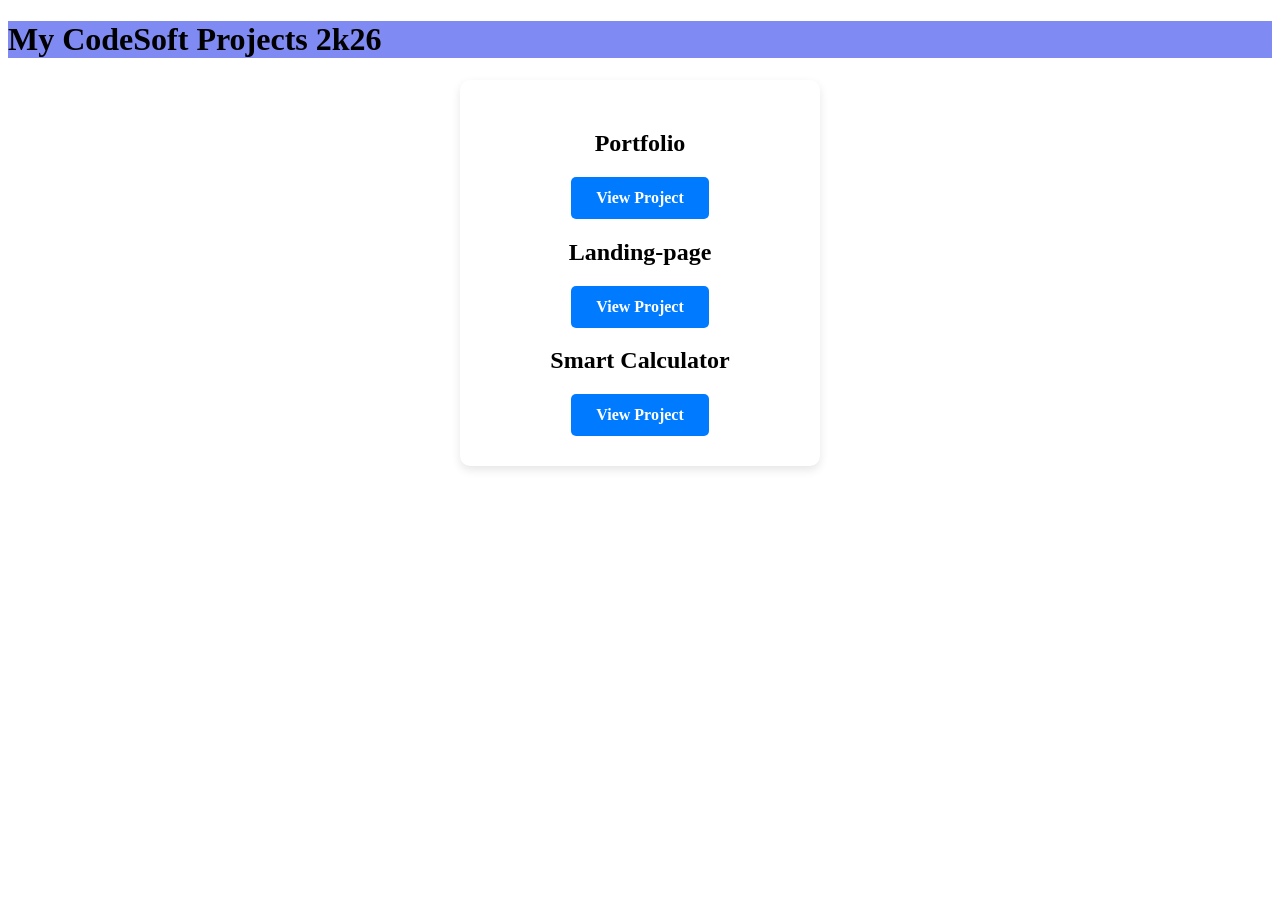
<file: index.html>
<!DOCTYPE html>
<html>
<head>
  <title>CodeSoft Projects</title>
  <meta name="viewport" content="width=device-width,initial-scale=1.0"> 
  <link rel="stylesheet" href="style.css">
</head>
<body>
  <h1>My CodeSoft Projects 2k26</h1>
<div class="link">
  <h2>Portfolio</h2>
  <a href="https://neerajgeek510.github.io/portfolio/" target="_blank" class="btn">
    View Project
  </a>
   <h2>Landing-page</h2>
  <a href="https://neerajgeek510.github.io/Landing-page/" target="_blank" class="btn">
    View Project
  </a>
  <h2> Smart Calculator</h2>
  <a href="https://neerajgeek510.github.io/Calculator/"target="_blank" class="btn">
    View Project
  </a>

</div>
</body>
</html>
</file>
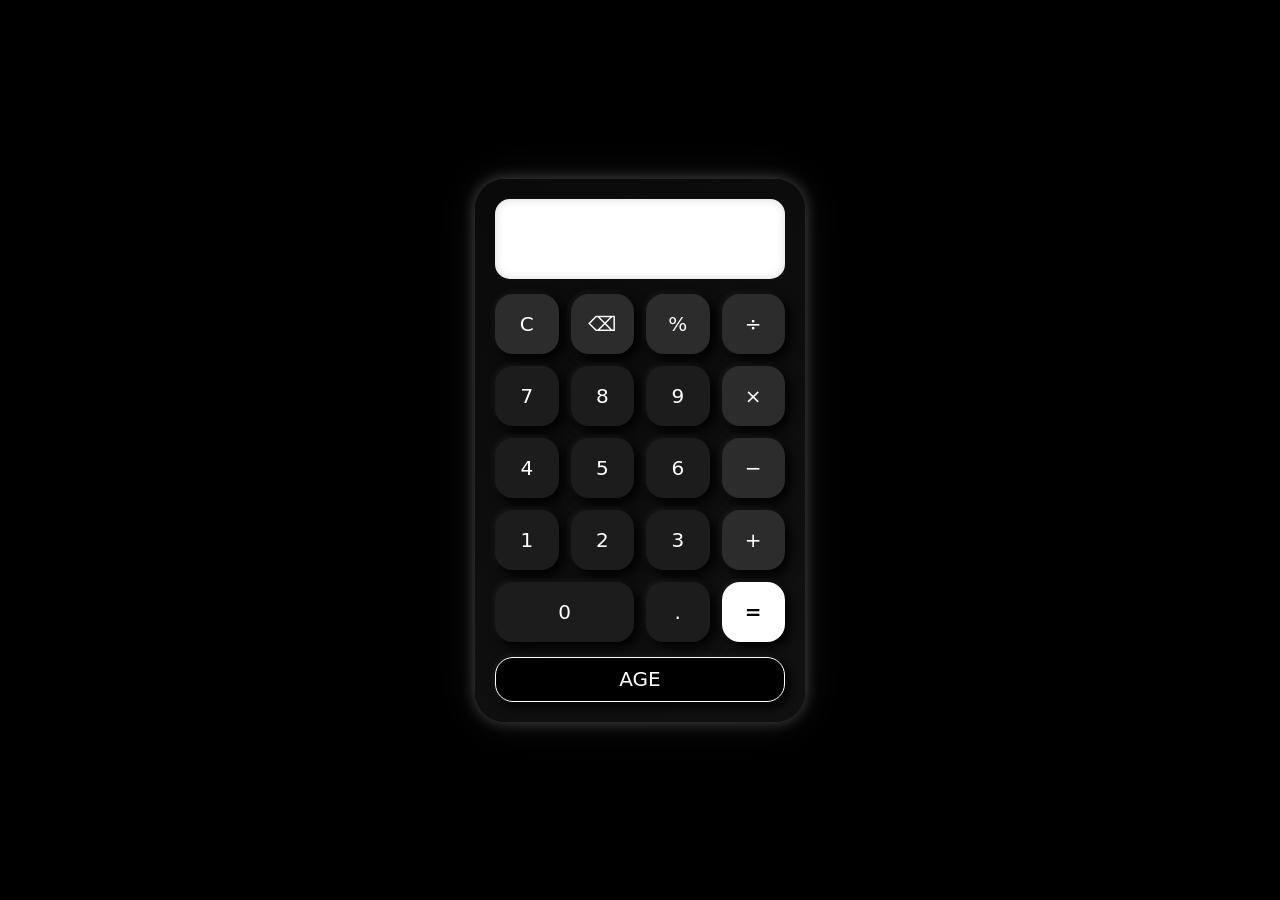
<file: Calulater/index.html>
<!DOCTYPE html>
<html lang="en">
<head>
<meta charset="UTF-8">
<meta name="viewport" content="width=device-width, initial-scale=1.0">
<title>Smart Calculator</title>
<link rel="stylesheet" href="style.css">
</head>
<body>

<div class="app">

    <div class="calc">

        <input type="text" id="display" disabled>

        <div class="grid">
            <button onclick="clearDisplay()" class="op">C</button>
            <button onclick="deleteLast()" class="op">⌫</button>
            <button onclick="append('%')" class="op">%</button>
            <button onclick="append('/')" class="op">÷</button>

            <button onclick="append('7')">7</button>
            <button onclick="append('8')">8</button>
            <button onclick="append('9')">9</button>
            <button onclick="append('*')" class="op">×</button>

            <button onclick="append('4')">4</button>
            <button onclick="append('5')">5</button>
            <button onclick="append('6')">6</button>
            <button onclick="append('-')" class="op">−</button>

            <button onclick="append('1')">1</button>
            <button onclick="append('2')">2</button>
            <button onclick="append('3')">3</button>
            <button onclick="append('+')" class="op">+</button>

            <button onclick="append('0')" class="zero">0</button>
            <button onclick="append('.')">.</button>
            <button onclick="calculate()" class="equal">=</button>
        </div>

        <button class="ageToggle" onclick="toggleAge()">AGE</button>

        <div class="agePanel" id="agePanel">
            <input type="date" id="dob">
            <button onclick="findAge()">Find Age</button>
            <p id="ageResult"></p>
        </div>

    </div>

</div>

<script src="script.js"></script>
</body>
</html>
</file>
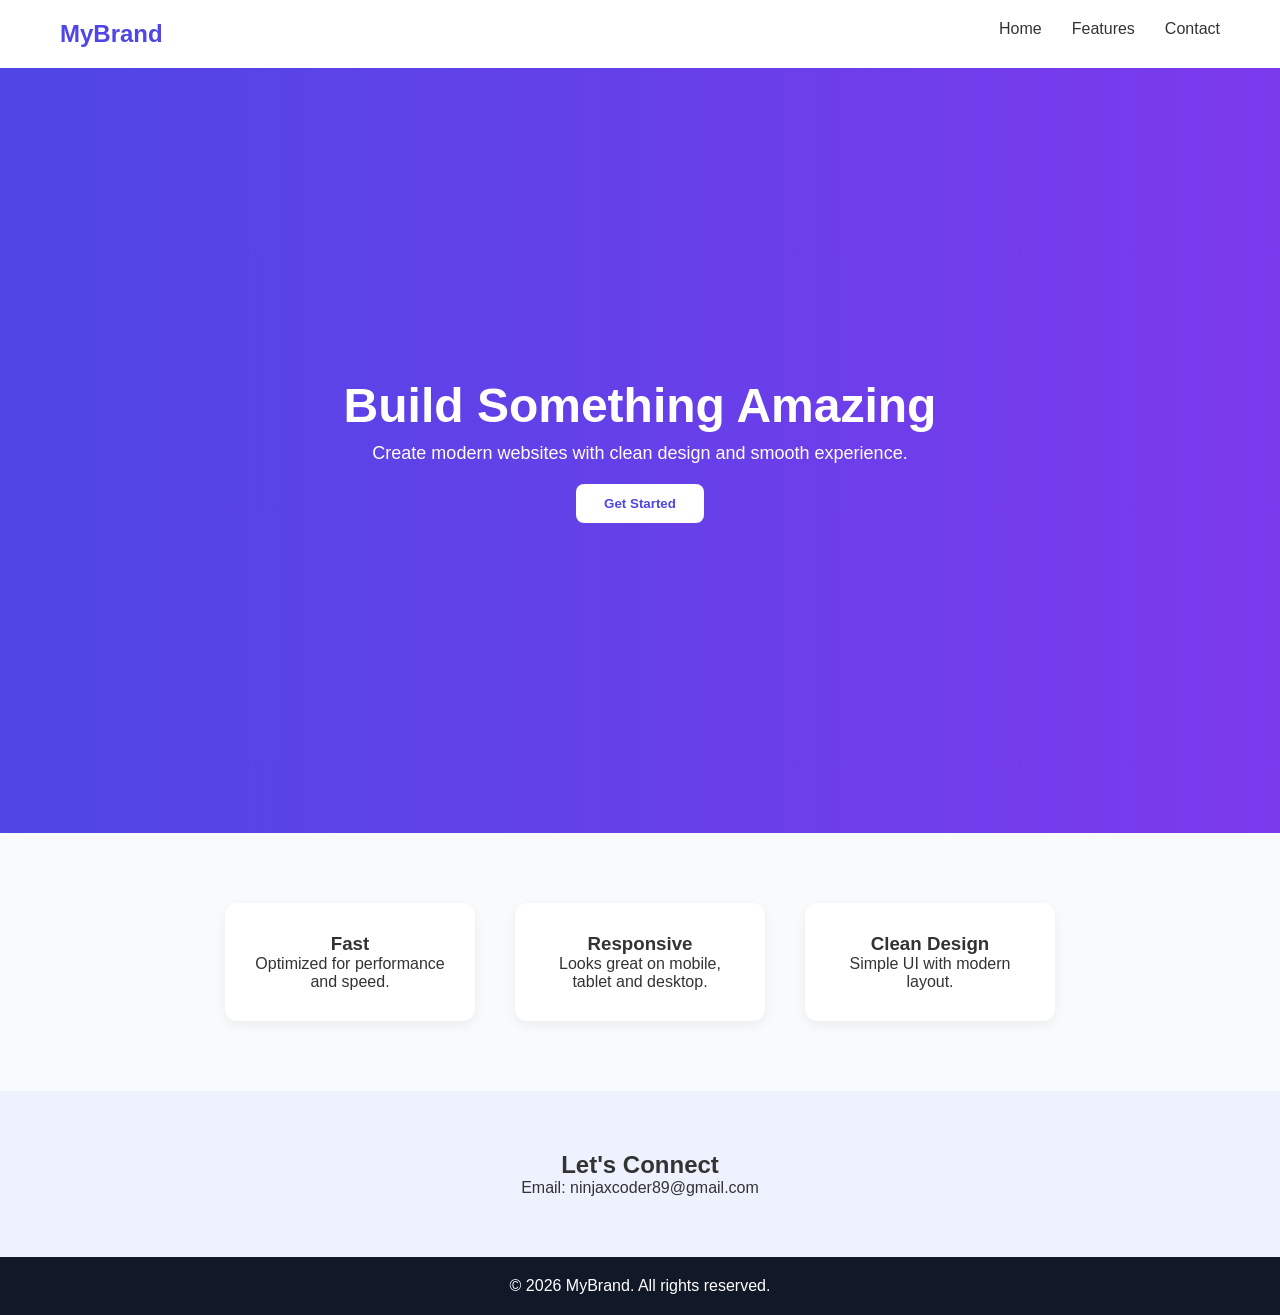
<file: Landing page/index.html>
<!DOCTYPE html>
<html lang="en">
<head>
    <meta charset="UTF-8">
    <meta name="viewport" content="width=device-width, initial-scale=1.0">
    <title>Landing Page</title>
    <link rel="stylesheet" href="style.css">
</head>
<body>

<header>
    <nav class="navbar">
        <h2 class="logo">MyBrand</h2>
        <ul class="nav-links">
            <li><a href="#">Home</a></li>
            <li><a href="#features">Features</a></li>
            <li><a href="#contact">Contact</a></li>
        </ul>
    </nav>
</header>

<section class="hero">
    <div class="hero-text">
        <h1>Build Something Amazing</h1>
        <p>Create modern websites with clean design and smooth experience.</p>
        <button onclick="showMessage()">Get Started</button>
    </div>
</section>

<section id="features" class="features">
    <div class="card">
        <h3>Fast</h3>
        <p>Optimized for performance and speed.</p>
    </div>
    <div class="card">
        <h3>Responsive</h3>
        <p>Looks great on mobile, tablet and desktop.</p>
    </div>
    <div class="card">
        <h3>Clean Design</h3>
        <p>Simple UI with modern layout.</p>
    </div>
</section>

<section id="contact" class="contact">
    <h2>Let's Connect</h2>
    <p>Email: ninjaxcoder89@gmail.com</p>
</section>

<footer>
    <p>© 2026 MyBrand. All rights reserved.</p>
</footer>

<script src="script.js"></script>
</body>
</html>
</file>
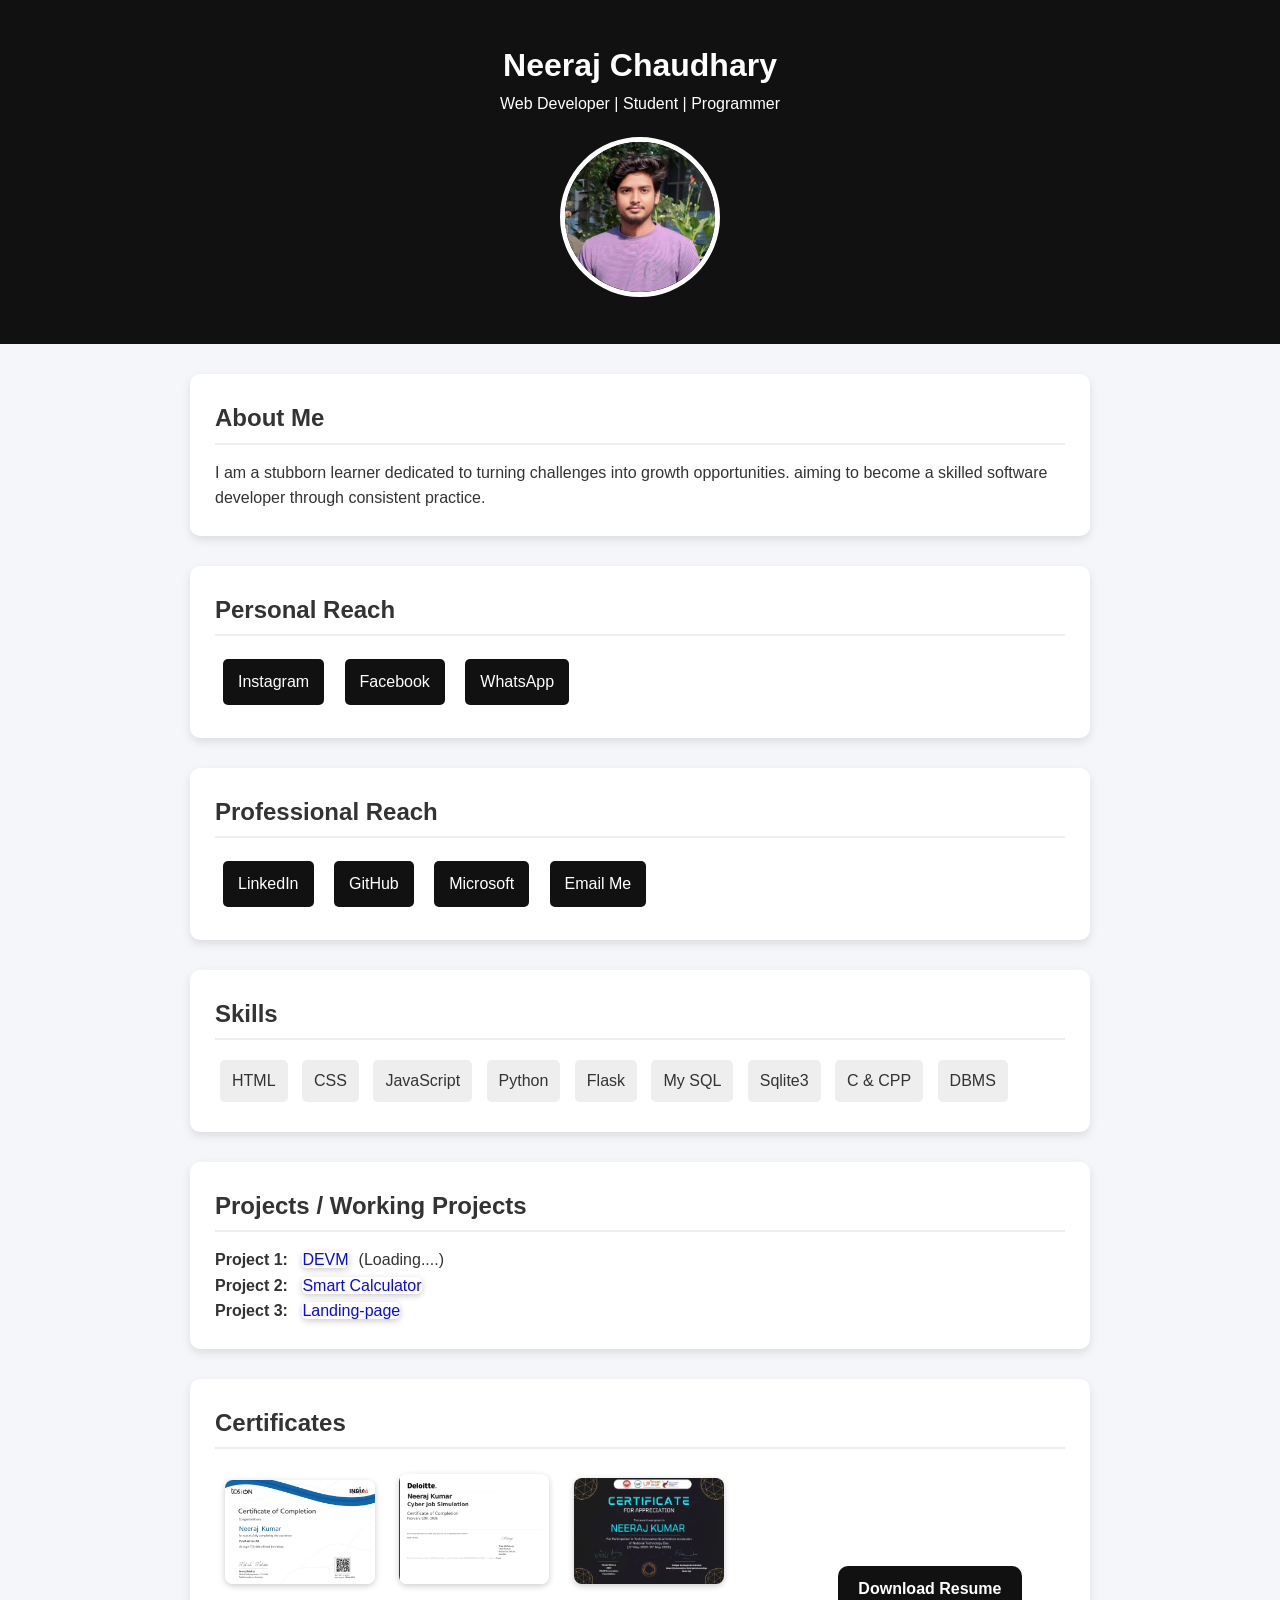
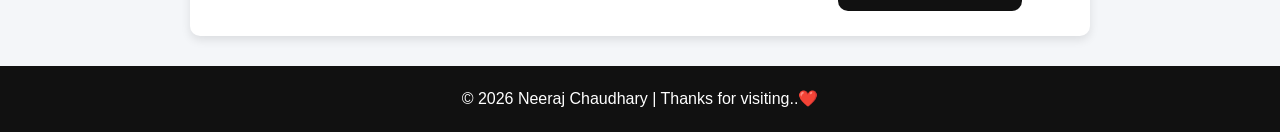
<file: myportfoilo2k26/index.html>
<!DOCTYPE html>
<html lang="en">
<head>
<meta charset="UTF-8">
<meta name="viewport" content="width=device-width, initial-scale=1.0">
<title>My Portfolio</title>

<link rel="stylesheet" href="style.css">
</head>

<body>

<header>
    <h1>Neeraj Chaudhary</h1>
    <p>Web Developer | Student | Programmer</p>
    <img src="image.png" class="profile-img">
</header>

<section>
    <h2>About Me</h2>
    <p>I am a stubborn learner dedicated to turning challenges into growth opportunities.
 aiming to become a skilled software developer through consistent practice.</p>
</section>

<section>
    <h2>Personal Reach</h2>
    <div class="links">
        <a href="https://www.instagram.com/royal_heartking_nk_?igsh=MXUwc2VydDU5aXk1cA==">Instagram</a>
        <a href="https://www.facebook.com/profile.php?id=100039578052077&mibextid=ZbWKwL">Facebook</a>
       <a href="https://wa.me/918957083890" target="_blank">WhatsApp</a>
    </div>
</section>

<section>
    <h2>Professional Reach</h2>
    <div class="links">
        <a href="https://www.linkedin.com/in/neeraj-kumar-99148a322?utm_source=share&utm_campaign=share_via&utm_content=profile&utm_medium=android_app">LinkedIn</a>
        <a href="https://github.com/Neerajgeek510">GitHub</a>
         <a href="https://learn.microsoft.com/en-gb/users/NeerajChaudhary-6864">Microsoft</a>
        <a href="mailto:ninjaxcoder89@gmail.com">Email Me</a>
    </div>
</section>

<section>
    <h2>Skills</h2>
    <div class="skills">
        <span>HTML</span>
        <span>CSS</span>
        <span>JavaScript</span>
        <span>Python</span>
        <span>Flask</span>
        <span>My SQL</span>
        <span>Sqlite3</span>
        <span>C & CPP</span>
        <span>DBMS</span>
        
    </div>
</section>

<section>
   <h2>Projects / Working Projects</h2>
    
    <div class="project"><b>Project 1:</b> <a href="#">DEVM</a>(Loading....) <br>
   </div>
    <div class="project"><b>Project 2:</b> <a href="https://neerajgeek510.github.io/Calculator/"> Smart Calculator </a><br>
</div>
 <div class="project"><b>Project 3:</b> <a href="https://neerajgeek510.github.io/Landing-page/"> Landing-page </a><br>
</div>
</section>

<section>
    <h2>Certificates</h2>
    <div class="certificates">
        <img src="tcs.png">
        <img src="d.png">
        <img src="n.png">
        <a href="RESUME1.pdf" download class="download-btn"> Download Resume</a>
    </div>
</section>

<footer>
    <p>© 2026 Neeraj Chaudhary | Thanks for visiting..❤️</p>
</footer>

<script src="script.js"></script>
</body>

</html>
</file>
<file: style.css>
.link{
    background-color: #ffffff;
    padding: 30px;
    text-align: center;
    border-radius: 10px;
    box-shadow: 0 4px 10px rgba(0,0,0,0.1);
    width: 300px;
    margin: 20px auto;
}

.btn{
    display: inline-block;
    padding: 12px 25px;
    background-color: #007bff;
    color: white;
    text-decoration: none;  
    border-radius: 5px;
    font-weight: bold;
    transition: 0.3s;
}

.btn:hover{
    background-color: #0056b3;
}
h1{
    background-color: rgb(127, 138, 242);
}
</file>
<file: Calulater/style.css>
*{
margin:0;
padding:0;
box-sizing:border-box;
font-family:system-ui;
}

body{
background:#000;
height:100vh;
display:flex;
justify-content:center;
align-items:center;
}

.app{
width:100%;
display:flex;
justify-content:center;
}

.calc{
width:330px;
background:linear-gradient(145deg,#0a0a0a,#111);
padding:20px;
border-radius:30px;
box-shadow:
0 0 15px rgba(255,255,255,0.25),
0 0 40px rgba(255,255,255,0.08),
10px 10px 25px rgba(0,0,0,0.8);
}

#display{
width:100%;
height:80px;
background:#ffffff;  
border:none;
color:#000000;          
font-size:34px;
padding:15px;
text-align:right;
border-radius:15px;
margin-bottom:15px;
box-shadow:inset 0 0 10px rgba(0,0,0,0.15);
}

.grid{
display:grid;
grid-template-columns:repeat(4,1fr);
gap:12px;
}

button{
height:60px;
border:none;
border-radius:18px;
font-size:20px;
background:#1c1c1c;
color:white;
box-shadow:5px 5px 12px #000,
-2px -2px 6px rgba(255,255,255,0.05);
transition:0.15s;
}

button:active{
transform:scale(0.92);
box-shadow:inset 3px 3px 8px #000;
}
.op{
background:#2c2c2c;
}
.equal{
background:white;
color:black;
font-weight:bold;
}

.zero{
grid-column:span 2;
}
.ageToggle{
margin-top:15px;
width:100%;
background:black;
border:1px solid white;
height:45px;
}
.agePanel{
max-height:0;
overflow:hidden;
transition:0.3s;
}
.agePanel input{
margin-top:12px;
width:100%;
padding:10px;
border-radius:10px;
border:none;
}
.agePanel button{
margin-top:8px;
width:100%;
height:45px;
}
.agePanel p{
margin-top:10px;
font-size:14px;
color:#ccc;
}
</file>
<file: Landing page/style.css>
*{
    margin:0;
    padding:0;
    box-sizing:border-box;
    font-family: Arial, sans-serif;
}

body{
    background:#f9fafc;
    color:#333;
}

.navbar{
    display:flex;
    justify-content:space-between;
    padding:20px 60px;
    background:white;
    box-shadow:0 2px 8px rgba(0,0,0,0.05);
}

.logo{
    color:#4f46e5;
}

.nav-links{
    list-style:none;
    display:flex;
    gap:30px;
}

.nav-links a{
    text-decoration:none;
    color:#333;
    font-weight:500;
}

.hero{
    height:85vh;
    display:flex;
    align-items:center;
    justify-content:center;
    text-align:center;
    background:linear-gradient(to right,#4f46e5,#7c3aed);
    color:white;
}

.hero h1{
    font-size:48px;
    margin-bottom:10px;
}

.hero p{
    margin-bottom:20px;
    font-size:18px;
}

button{
    padding:12px 28px;
    border:none;
    border-radius:8px;
    background:white;
    color:#4f46e5;
    font-weight:bold;
    cursor:pointer;
}

.features{
    display:flex;
    justify-content:center;
    gap:40px;
    padding:70px 40px;
}

.card{
    background:white;
    padding:30px;
    width:250px;
    text-align:center;
    border-radius:12px;
    box-shadow:0 4px 12px rgba(0,0,0,0.06);
}

.contact{
    text-align:center;
    padding:60px 20px;
    background:#eef2ff;
}

footer{
    text-align:center;
    padding:20px;
    background:#111827;
    color:white;
}

/* responsive */
@media(max-width:768px){
    .features{
        flex-direction:column;
        align-items:center;
    }
    .navbar{
        padding:20px;
    }
}
</file>
<file: myportfoilo2k26/style.css>
*{
    margin:0;
    padding:0;
    box-sizing:border-box;
    font-family: Arial, sans-serif;
}
body{
    background:#f4f6f9;
    color:#333;
    line-height:1.6;
}
header{
    text-align:center;
    padding:40px 20px;
    background:#111;
    color:white;
}
.profile-img{
    width:160px;
    height:160px;
    border-radius:50%;
    object-fit:cover;
    border:5px solid white;
    margin-top:20px;
}
section{
    max-width:900px;
    margin:30px auto;
    background:white;
    padding:25px;
    border-radius:10px;
    box-shadow:0 4px 10px rgba(0,0,0,0.1);
}
h2{
    margin-bottom:15px;
    border-bottom:2px solid #eee;
    padding-bottom:5px;
}
.links a{
    display:inline-block;
    margin:8px;
    padding:10px 15px;
    background:#111;
    color:white;
    text-decoration:none;
    border-radius:5px;
    transition:0.3s;
}

.links a:hover{
    background:#444;
}
.skills span{
    display:inline-block;
    background:#eee;
    padding:8px 12px;
    margin:5px;
    border-radius:5px;
}
.project a{
    width:250px;
    margin:10px;
    border-radius:5px;
    box-shadow:0 2px 6px rgba(0,0,0,0.2);
    text-decoration: none;
    color: rgb(8, 8, 250);
    justify-content: center;
}
.project a:hover{
    background-color: #4b4949;
}
.certificates img{
    width:150px;
    margin:10px;
    border-radius:8px;
    box-shadow:0 2px 6px rgba(0,0,0,0.2);
}
footer{
    text-align:center;
    padding:20px;
    background:#111;
    color:white;
    margin-top:30px;
}
.download-btn{
    display: inline-block;
    padding: 10px 20px;
    background-color: #111;
    color: white;
    text-decoration: none;
    border-radius: 10px;
    font-weight: bold;
    margin-left: 100px;
} 
.download-btn:hover{
    background-color: #444;
}
</file>
